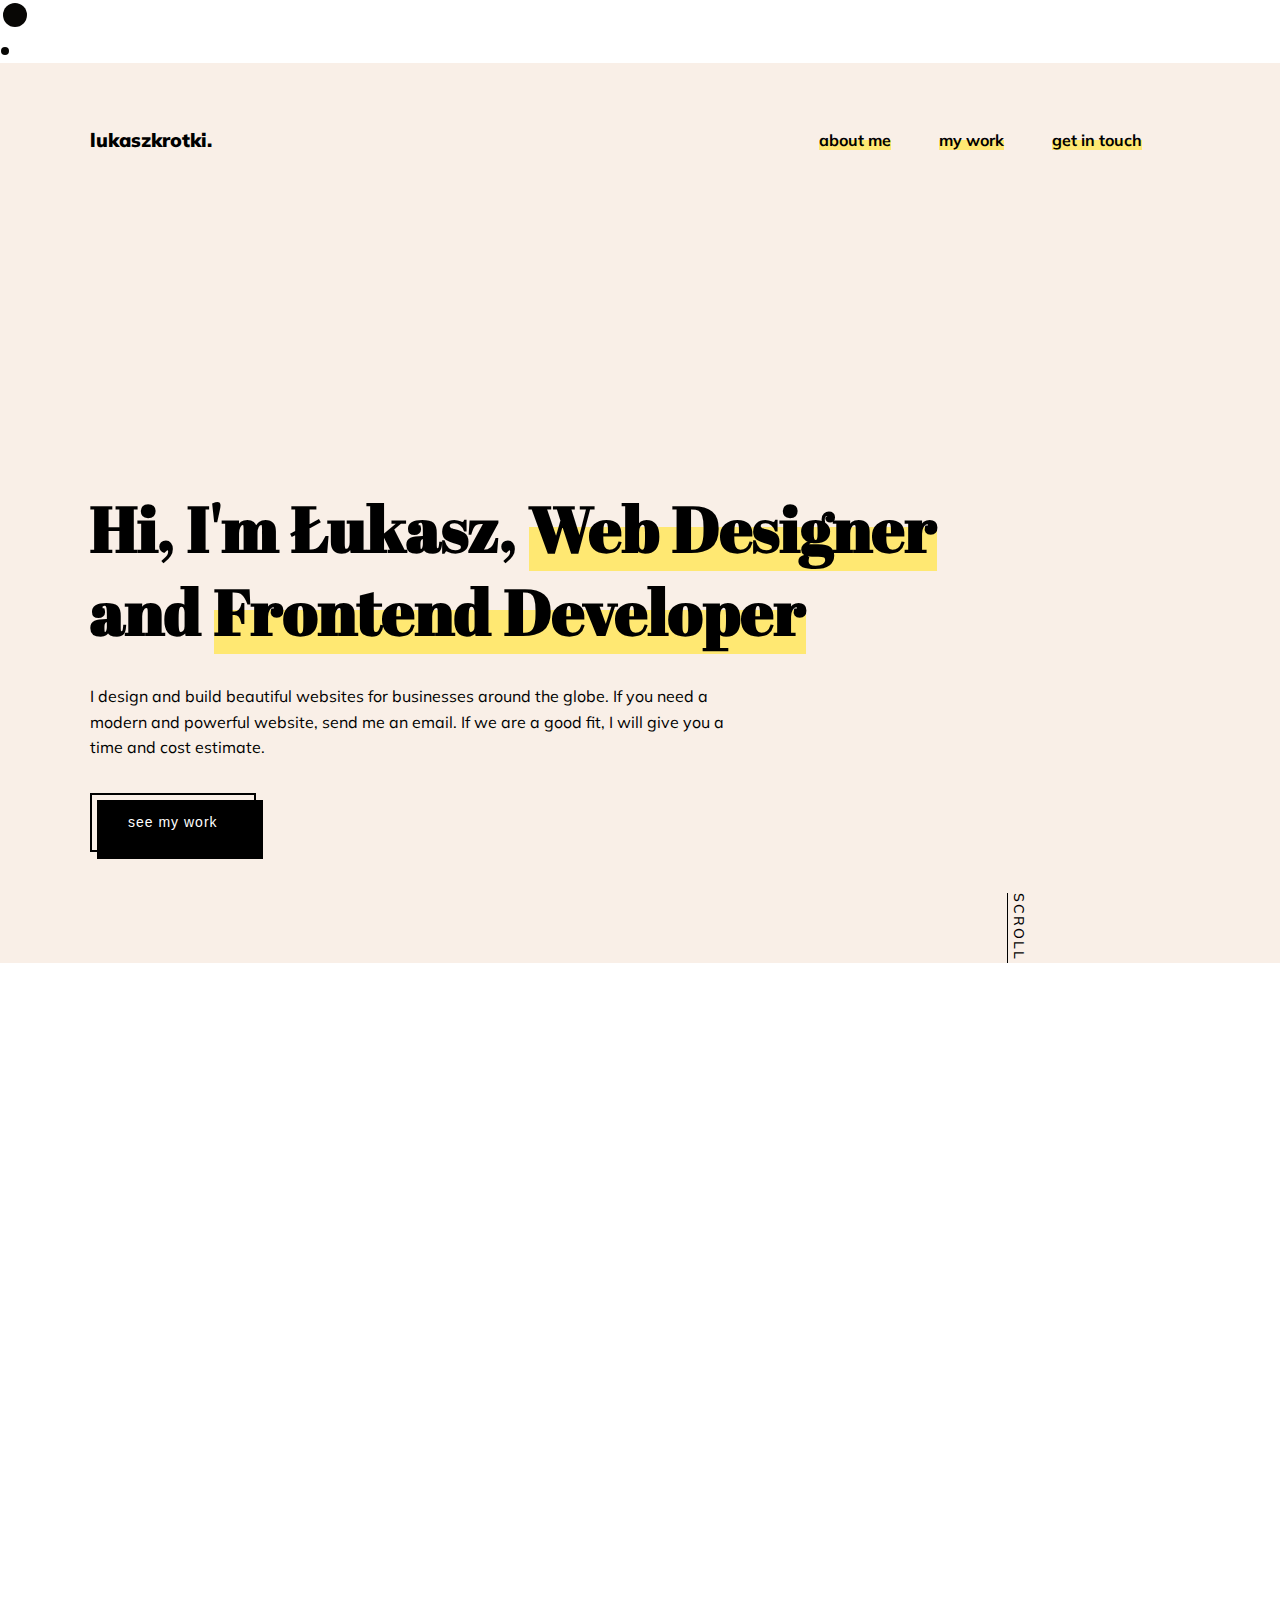
<file: index.html>
<!DOCTYPE html>
<html lang="en">
  <head>
    <meta charset="UTF-8" />
    <meta http-equiv="X-UA-Compatible" content="IE=edge" />
    <meta name="viewport" content="width=device-width, initial-scale=1.0" />
    <title>Document</title>
    <link rel="stylesheet" href="css/style.min.css" />
    <link rel="stylesheet" href="https://unpkg.com/aos@next/dist/aos.css" />
  </head>
  <body>
    <!-- cursor -->
    <div class="cursor">
      <div class="cursor__ball cursor__ball--big">
        <svg height="30" width="30">
          <circle cx="15" cy="15" r="12" stroke-width="0"></circle>
        </svg>
      </div>

      <div class="cursor__ball cursor__ball--small">
        <svg height="10" width="10">
          <circle cx="5" cy="5" r="4" stroke-width="0"></circle>
        </svg>
      </div>
    </div>
    <nav id="navbar">
      <div class="container">
        <div class="navbar">
          <a href="index.html" class="logo">lukaszkrotki.</a>

          <!-- <button class="btn-toggle" id="menu-toggle">
            <div class="line"></div>
            <div class="line"></div>
            <div class="line"></div>
          </button> -->
          <ul class="nav-list">
            <li>
              <a href="about.html" class="nav-link"> <span>about me</span> </a>
            </li>
            <li>
              <a href="rally.html" class="nav-link"> <span>my work</span> </a>
            </li>
            <li>
              <a href="mailto:lukaszkrotki17@gmail.com" class="nav-link">
                <span>get in touch</span>
              </a>
            </li>
          </ul>
        </div>

        <div class="hero">
          <h1 class="h-main">
            Hi, I'm Łukasz, <br class="br" />
            <span>Web Designer</span> <br />
            and <span>Frontend Developer</span>
          </h1>
          <p class="lead">
            I design and build beautiful websites for businesses around the
            globe. If you need a modern and powerful website, send me an email.
            If we are a good fit, I will give you a time and cost estimate.
          </p>

          <a href="rally.html" class="button nav-link d-none">
            <div class="bottom"></div>

            <div class="top">
              <div class="label">see my work</div>

              <div class="button-border button-border-left"></div>
              <div class="button-border button-border-top"></div>
              <div class="button-border button-border-right"></div>
              <div class="button-border button-border-bottom"></div>
            </div>
          </a>

          <div class="scroll">
            <p>scroll</p>
          </div>
        </div>
      </div>
    </nav>

    <section id="section-a" data-aos="fade-up" id="projects">
      <div class="container">
        <div class="grid">
          <div class="column-left">
            <h3>Latest work</h3>
            <h1 class="h-main">Rożek Brokers Group</h1>
            <ul class="categories">
              <li class="tile">Website Design</li>
              <li class="tile">Webiste Development</li>
            </ul>
            <p>
              This is a complete redesign of the old website. I designed the
              page first, then later built a responsive page using FrontEnd
              technogies. Website is also multilingual.
            </p>
            <a href="https://rozek.pl/" target="_blank" class="button nav-link">
              <div class="bottom"></div>

              <div class="top">
                <div class="label">see live website</div>

                <div class="button-border button-border-left"></div>
                <div class="button-border button-border-top"></div>
                <div class="button-border button-border-right"></div>
                <div class="button-border button-border-bottom"></div>
              </div>
            </a>
          </div>
          <div class="column-right">
            <img src="img/rbg.png" alt="" class="project-img" />
          </div>
        </div>
      </div>
    </section>

    <section id="section-a" data-aos="fade-up">
      <div class="container">
        <div class="grid">
          <div class="column-left">
            <h3>Latest work</h3>
            <h1 class="h-main">Imbir i Ryż</h1>
            <ul class="categories">
              <li class="tile">Website Design</li>
              <li class="tile">Concept</li>
            </ul>
            <p>
              Website for restaurant which offer Asian cuisine. Project was
              designed from scratch and then developed. Website is optimisied
              for desktop and also for mobile devices. This website also
              contains CTA for placing order.
            </p>
            <a href="imbir.html" class="button nav-link">
              <div class="bottom"></div>

              <div class="top">
                <div class="label">see this project</div>

                <div class="button-border button-border-left"></div>
                <div class="button-border button-border-top"></div>
                <div class="button-border button-border-right"></div>
                <div class="button-border button-border-bottom"></div>
              </div>
            </a>
          </div>
          <div class="column-right">
            <img src="img/imbirmain.png" alt="" class="project-img" />
          </div>
        </div>
      </div>
    </section>

    <section id="section-a" data-aos="fade-up">
      <div class="container">
        <div class="grid">
          <div class="column-left">
            <h3>Latest work</h3>
            <h1 class="h-main">Rally Insurance</h1>
            <ul class="categories">
              <li class="tile">Website Design</li>
              <li class="tile">Webiste Development</li>
            </ul>
            <p>
              Project of insurance webiste. We created layout and give a special
              character which reflect the dinamics of motor sports. Website is
              fully responsive and easy to navigate through.
            </p>
            <a href="rally.html" class="button nav-link">
              <div class="bottom"></div>

              <div class="top">
                <div class="label">see this project</div>

                <div class="button-border button-border-left"></div>
                <div class="button-border button-border-top"></div>
                <div class="button-border button-border-right"></div>
                <div class="button-border button-border-bottom"></div>
              </div>
            </a>
          </div>
          <div class="column-right">
            <img src="img/rallymain.png" alt="" class="project-img" />
          </div>
        </div>
      </div>
    </section>

    <section id="section-c" data-aos="fade-left">
      <div class="container">
        <div class="grid">
          <div class="column-left">
            <h1 class="h-main">What <span>I do?</span></h1>
          </div>
          <div class="column-right">
            <h4>Design</h4>
            <p>
              I design beautiful and powerful websites for modern businesses.
              Any business today needs a website that wins customers’ trust and
              helps you do your business well. I make sure your website is up to
              that standard.
            </p>
            <br /><br /><br />
            <h4>Development</h4>
            <p>
              I build websites using FrontEnd technologies, where I can create
              responsive, powerful and fully custom websites. Plus, I make sure
              website has an incredibly simple structure for you and your team
              to edit website content quickly and easily.
            </p>
          </div>
        </div>
      </div>
    </section>

    <footer id="section-footer" data-aos="fade-right">
      <div class="container">
        <div class="grid">
          <div class="column-left">
            <h1 class="h-main">Want to <span>work?</span></h1>
          </div>
          <div class="column-right">
            <p>
              If you need a modern and powerful website for your business,
              startup or personally, I am available for work. You can email me
              directly at
              <a class="mail" href="mailto:lukaszkrotki17@gmail.com"
                ><span>lukaszkrotki17@gmail.com</span>
              </a>
            </p>
          </div>
          <p class="rights">&reg All rights reserved - Łukasz Krótki</p>
        </div>
      </div>
    </footer>

    <script src="script.js"></script>
    <script
      src="https://cdnjs.cloudflare.com/ajax/libs/gsap/3.9.1/gsap.min.js"
      integrity="sha512-H6cPm97FAsgIKmlBA4s774vqoN24V5gSQL4yBTDOY2su2DeXZVhQPxFK4P6GPdnZqM9fg1G3cMv5wD7e6cFLZQ=="
      crossorigin="anonymous"
      referrerpolicy="no-referrer"
    ></script>
    <script src="https://unpkg.com/aos@next/dist/aos.js"></script>

    <script>
      $('.nav-link').on('click', function (e) {
        if (this.hash !== '') {
          e.preventDefault()

          const hash = this.hash

          $('html, body').animate(
            {
              scrollTop: $(hash).offset().top - 100,
            },
            800,
            function () {
              window.location.hash = hash
            }
          )
        }
      })
    </script>
    <script>
      AOS.init({
        offset: 100,
        duration: 1000,
      })
    </script>
  </body>
</html>
</file>
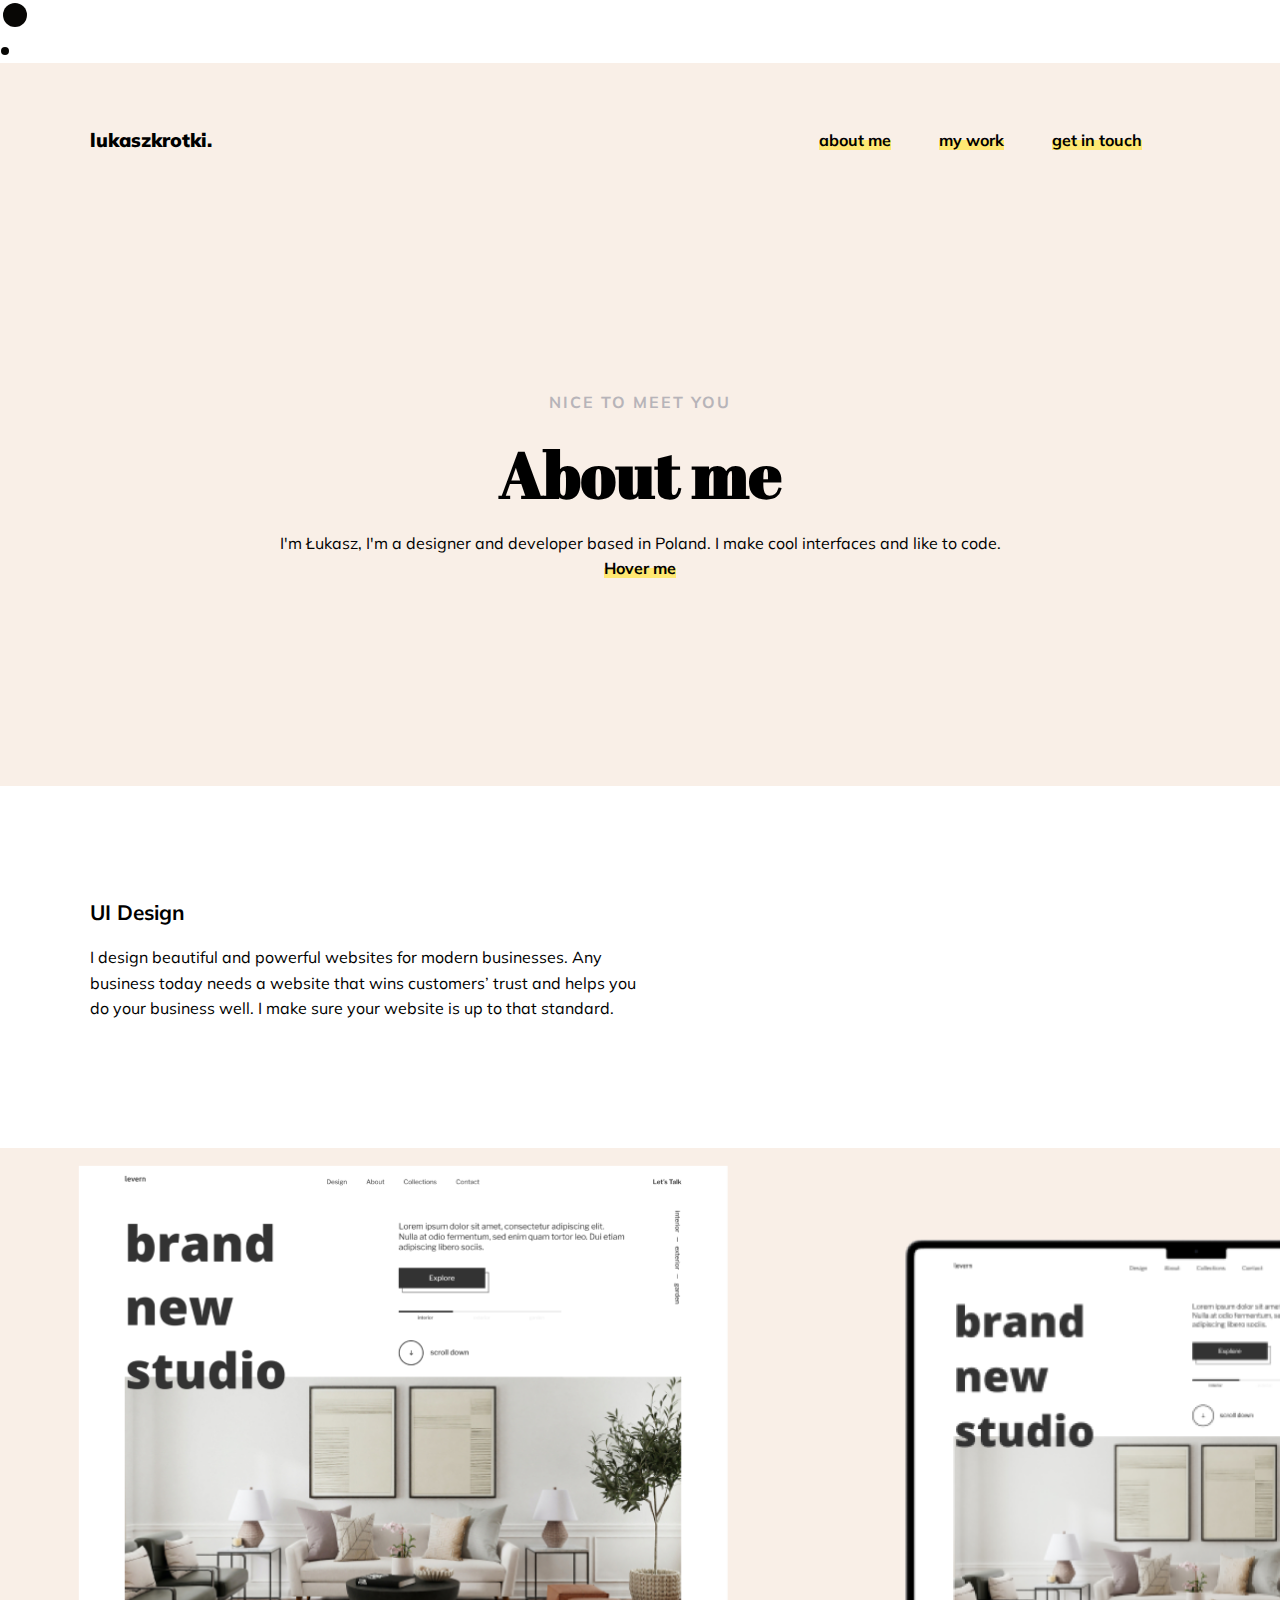
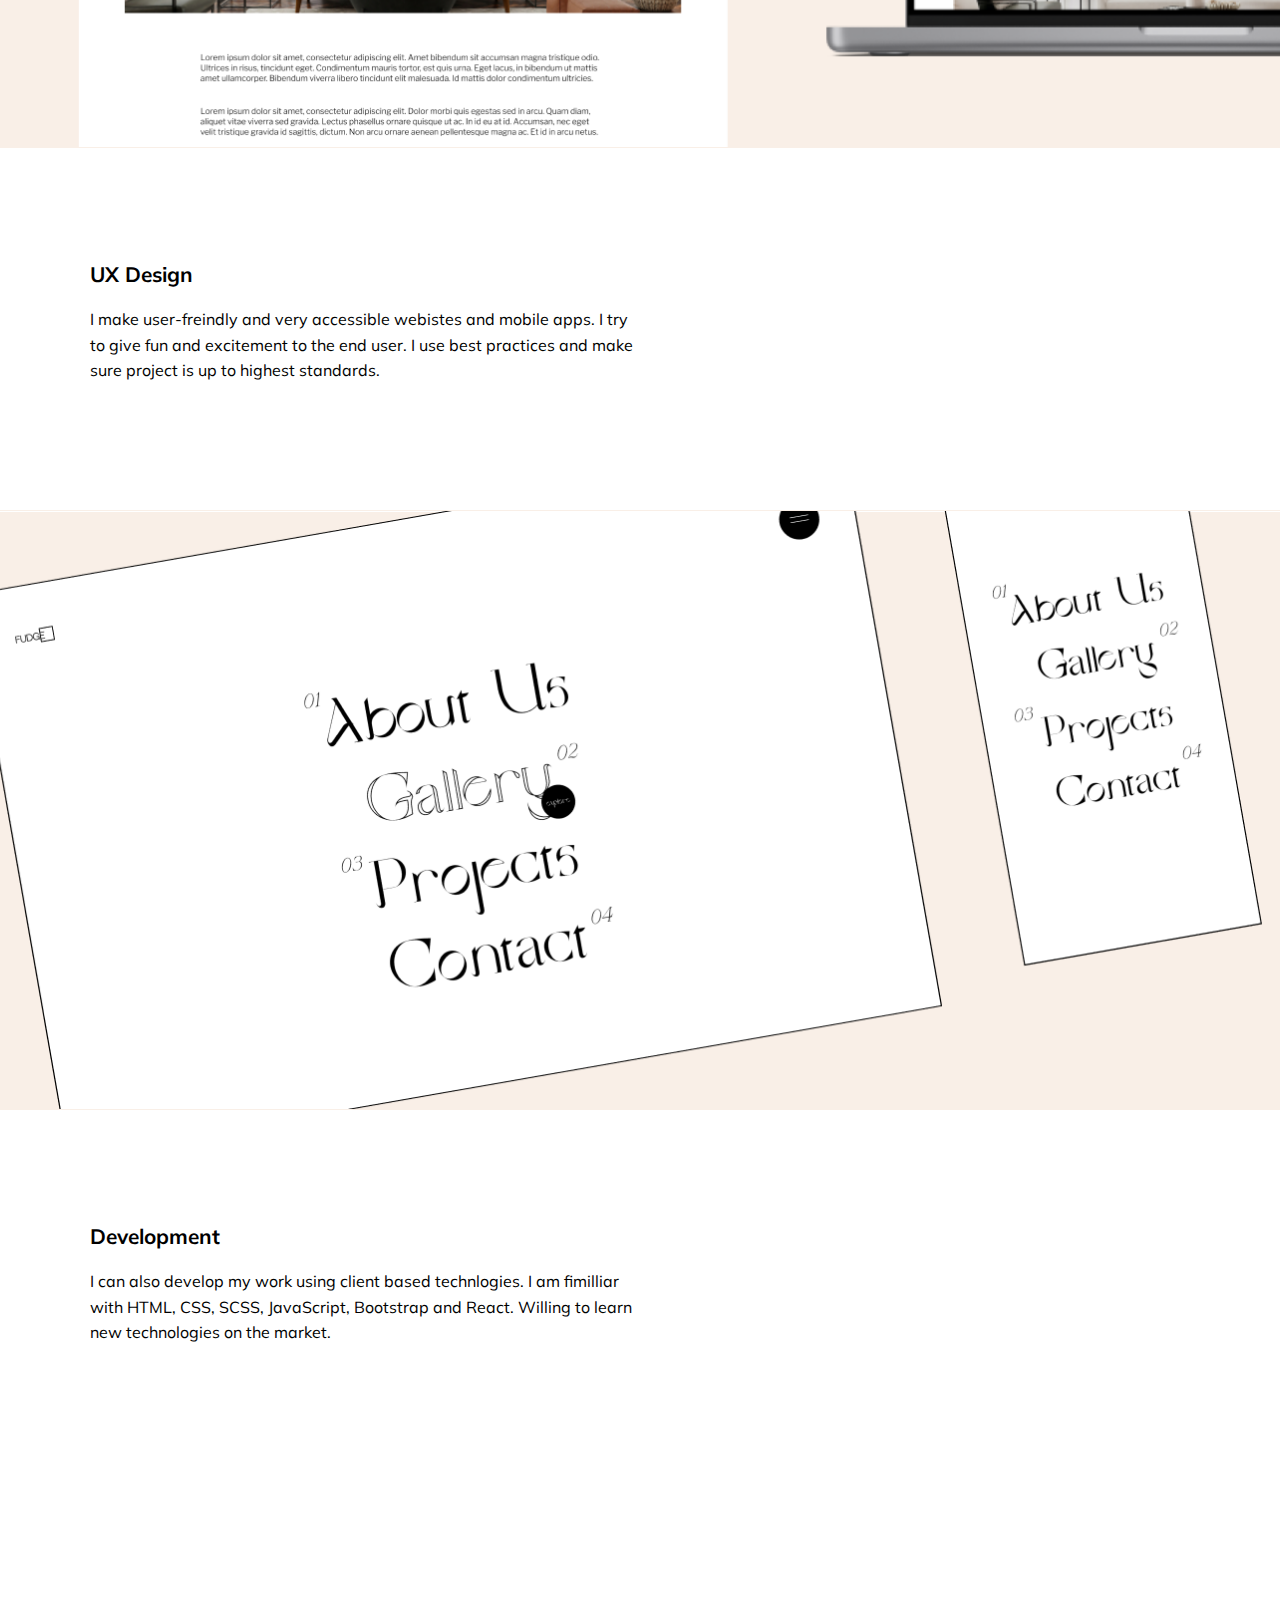
<file: about.html>
<!DOCTYPE html>
<html lang="en">
  <head>
    <meta charset="UTF-8" />
    <meta http-equiv="X-UA-Compatible" content="IE=edge" />
    <meta name="viewport" content="width=device-width, initial-scale=1.0" />
    <title>Łukasz Krótki | Portfolio</title>
    <link rel="stylesheet" href="css/style.min.css" />
    <link rel="stylesheet" href="https://unpkg.com/aos@next/dist/aos.css" />
  </head>
  <body>

    <!-- cursor -->
    <div class="cursor">
        <div class="cursor__ball cursor__ball--big">
          <svg height="30" width="30">
            <circle cx="15" cy="15" r="12" stroke-width="0"></circle>
          </svg>
        </div>
  
        <div class="cursor__ball cursor__ball--small">
          <svg height="10" width="10">
            <circle cx="5" cy="5" r="4" stroke-width="0"></circle>
          </svg>
        </div>
      </div>
    <nav class="navbar">
      <div class="container">
        <div class="navbar">
          <a href="index.html" class="logo">lukaszkrotki.</a>

          <ul class="nav-list">
            <li>
              <a href="#" class="nav-link"> <span>about me</span> </a>
            </li>
            <li>
              <a href="rally.html" class="nav-link"> <span>my work</span> </a>
            </li>
            <li>
                <a href="mailto:lukaszkrotki17@gmail.com" class="nav-link">  <span>get in touch</span> </a>
            </li>
          </ul>
        </div> 
        </div>
      </div>
    </nav>

    <header class="header">
        <h4 class="subtitle ">nice to meet you</h4>
        <h1 class="h-main">About me</h1>
        <p class="text">I'm Łukasz, I'm a designer and developer based in Poland. I make cool interfaces and like to code. </p>
        <div class="center d-none">
            <a href='#' class="visit show">Hover me</a>
            
            <iframe src="https://giphy.com/embed/XreQmk7ETCak0" width="480" height="360" frameBorder="0" class="giphy-embed" allowFullScreen></iframe>
          </div>
      
    </header>

    <section class="casestudy">
        <div class="container">
            <h4>UI Design</h4>
            <p>I design beautiful and powerful websites for modern businesses. Any business today needs a website that wins customers’ trust and helps you do your business well. I make sure your website is up to that standard.</p>
            
        
        </div>
    </section>

    <section class="banner-about">      
    </section>

    <section class="casestudy">
        <div class="container">
            <h4>UX Design</h4>
            <p>I make user-freindly and very accessible webistes and mobile apps. I try to give fun and excitement to the end user. I use best practices and make sure project is up to highest standards.</p>
        </div>
    </section>

   

    <section class="banner-about2">      
    </section>

    <section class="casestudy">
        <div class="container">
            <h4>Development</h4>
            <p>I can also develop my work using client based technlogies. I am fimilliar with HTML, CSS, SCSS, JavaScript, Bootstrap and React.
                Willing to learn new technologies on the market.
            </p>
        </div>
    </section>

   


   
    <footer id="section-footer" data-aos="fade-right">
        <div class="container">
          <div class="grid">
            <div class="column-left">
              <h1 class="h-main">Want to <span>work?</span></h1>
            </div>
            <div class="column-right">
              <p>
                If you need a modern and powerful website for your business, startup or personally, I am available for work. You can email me directly at 
                <a class="mail " href="mailto:lukaszkrotki17@gmail.com"
                  ><span>lukaszkrotki17@gmail.com</span>
                </a>
              </p>
            </div>
            <p class="rights">&reg All rights reserved - Łukasz Krótki</p>
          </div>
        </div>
      </footer>
  
      <script src="script.js"></script>
    <script
      src="https://cdnjs.cloudflare.com/ajax/libs/gsap/3.9.1/gsap.min.js"
      integrity="sha512-H6cPm97FAsgIKmlBA4s774vqoN24V5gSQL4yBTDOY2su2DeXZVhQPxFK4P6GPdnZqM9fg1G3cMv5wD7e6cFLZQ=="
      crossorigin="anonymous"
      referrerpolicy="no-referrer"
    ></script>
    <script src="https://unpkg.com/aos@next/dist/aos.js"></script>
    <script>
      AOS.init({
        offset: 100,
        duration: 1000,
      })
    </script>
  </body>
</html>
</file>
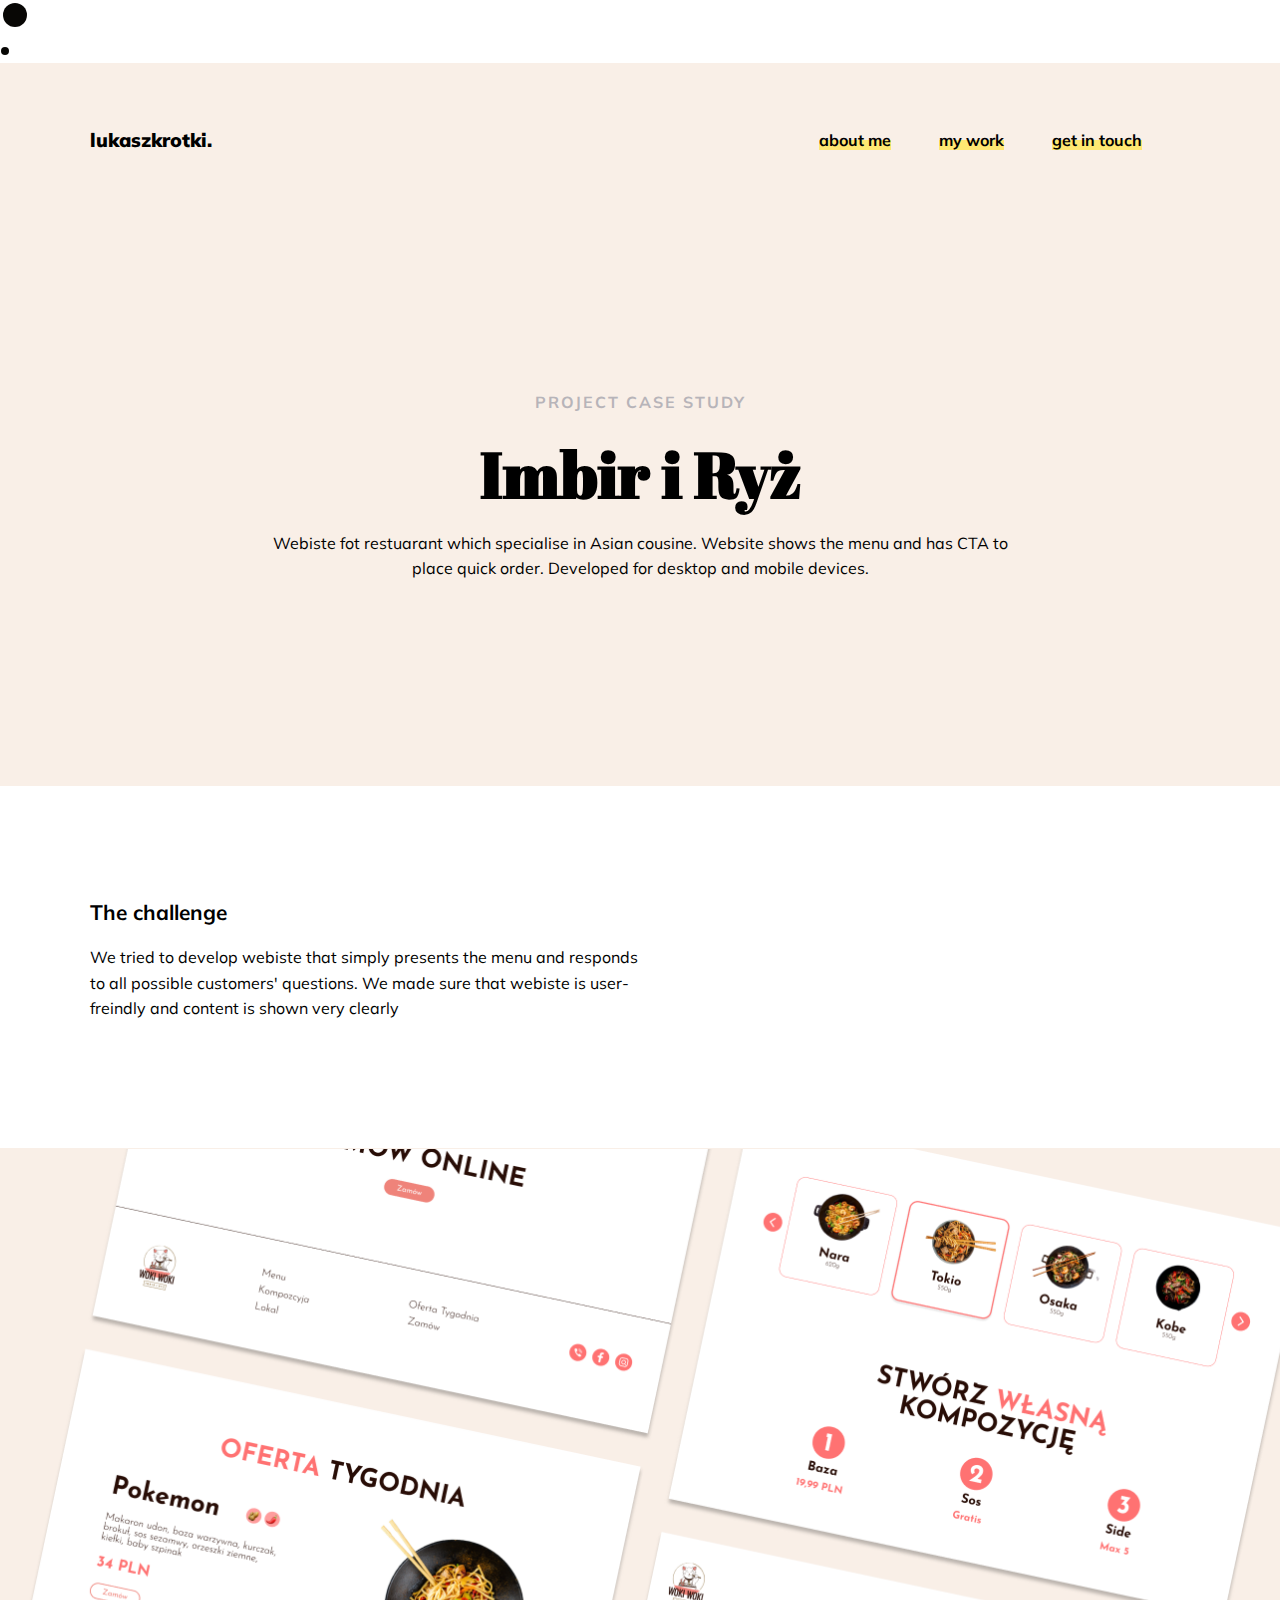
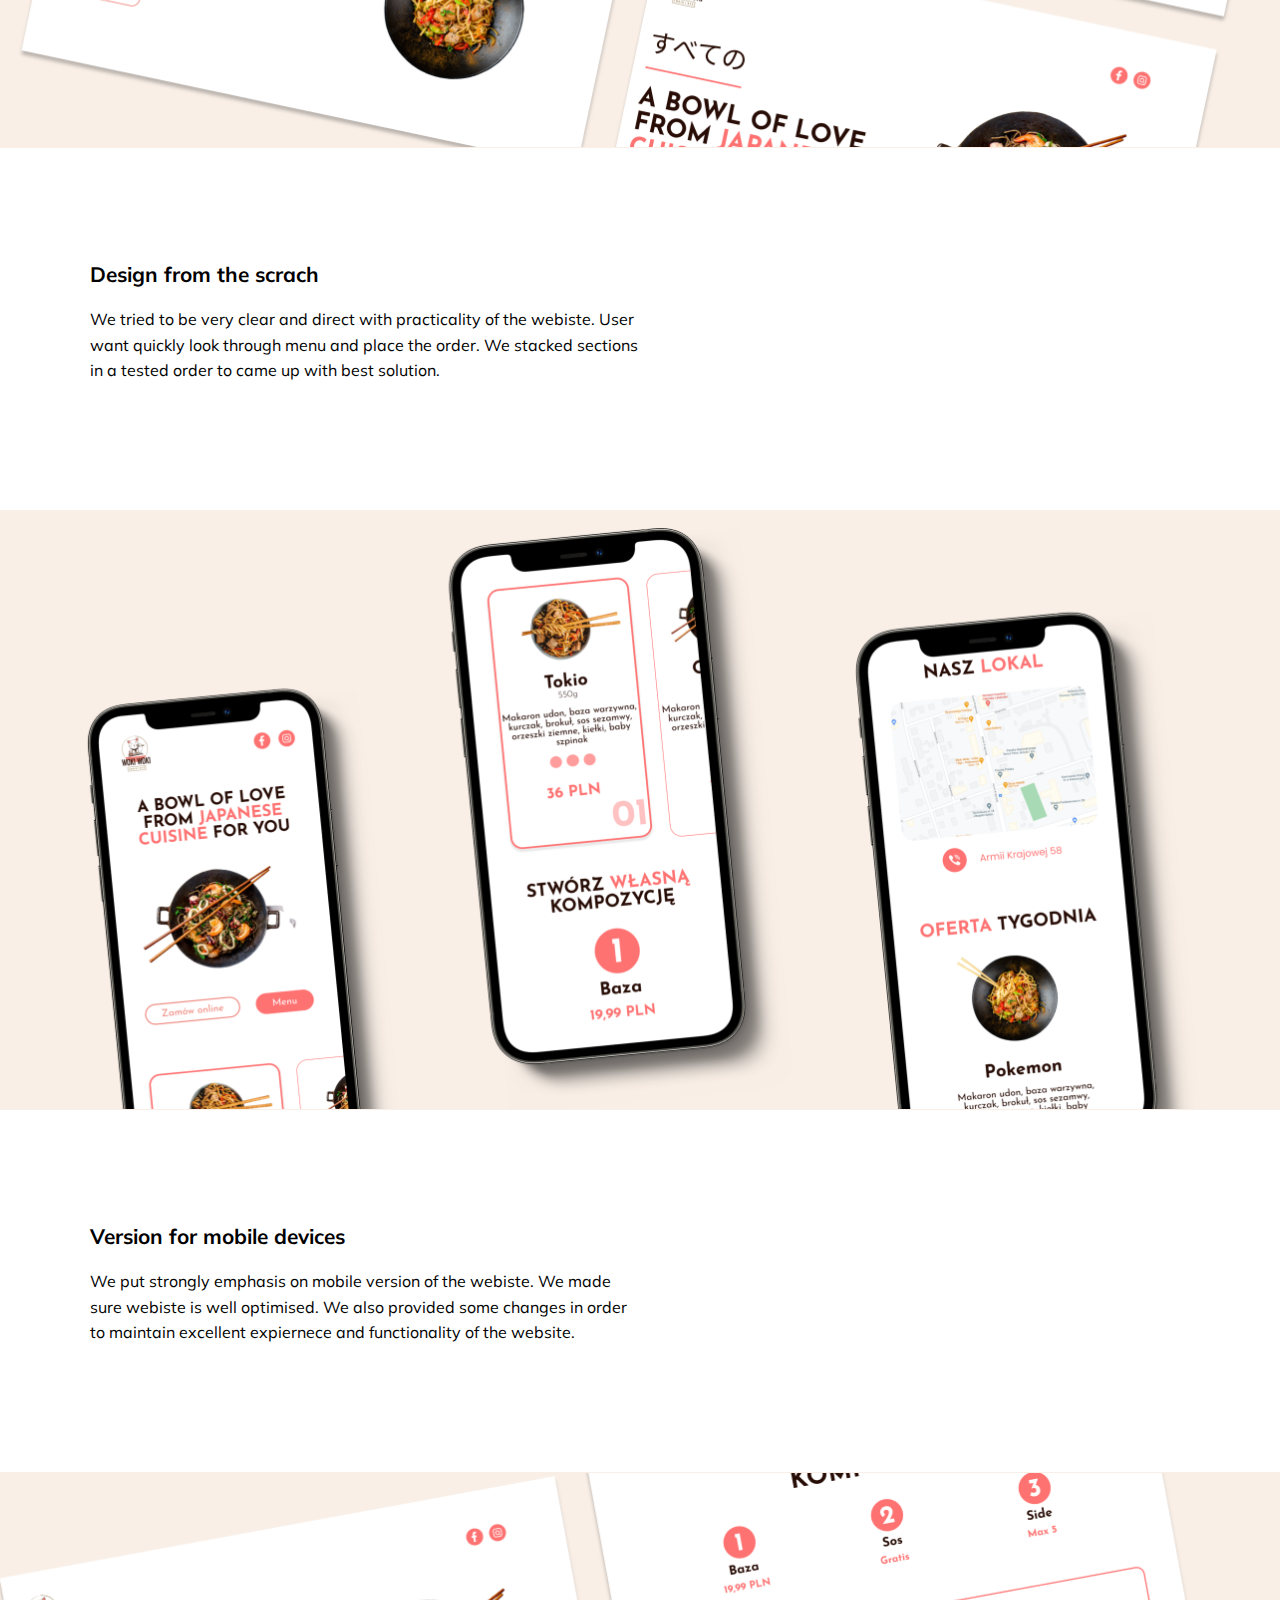
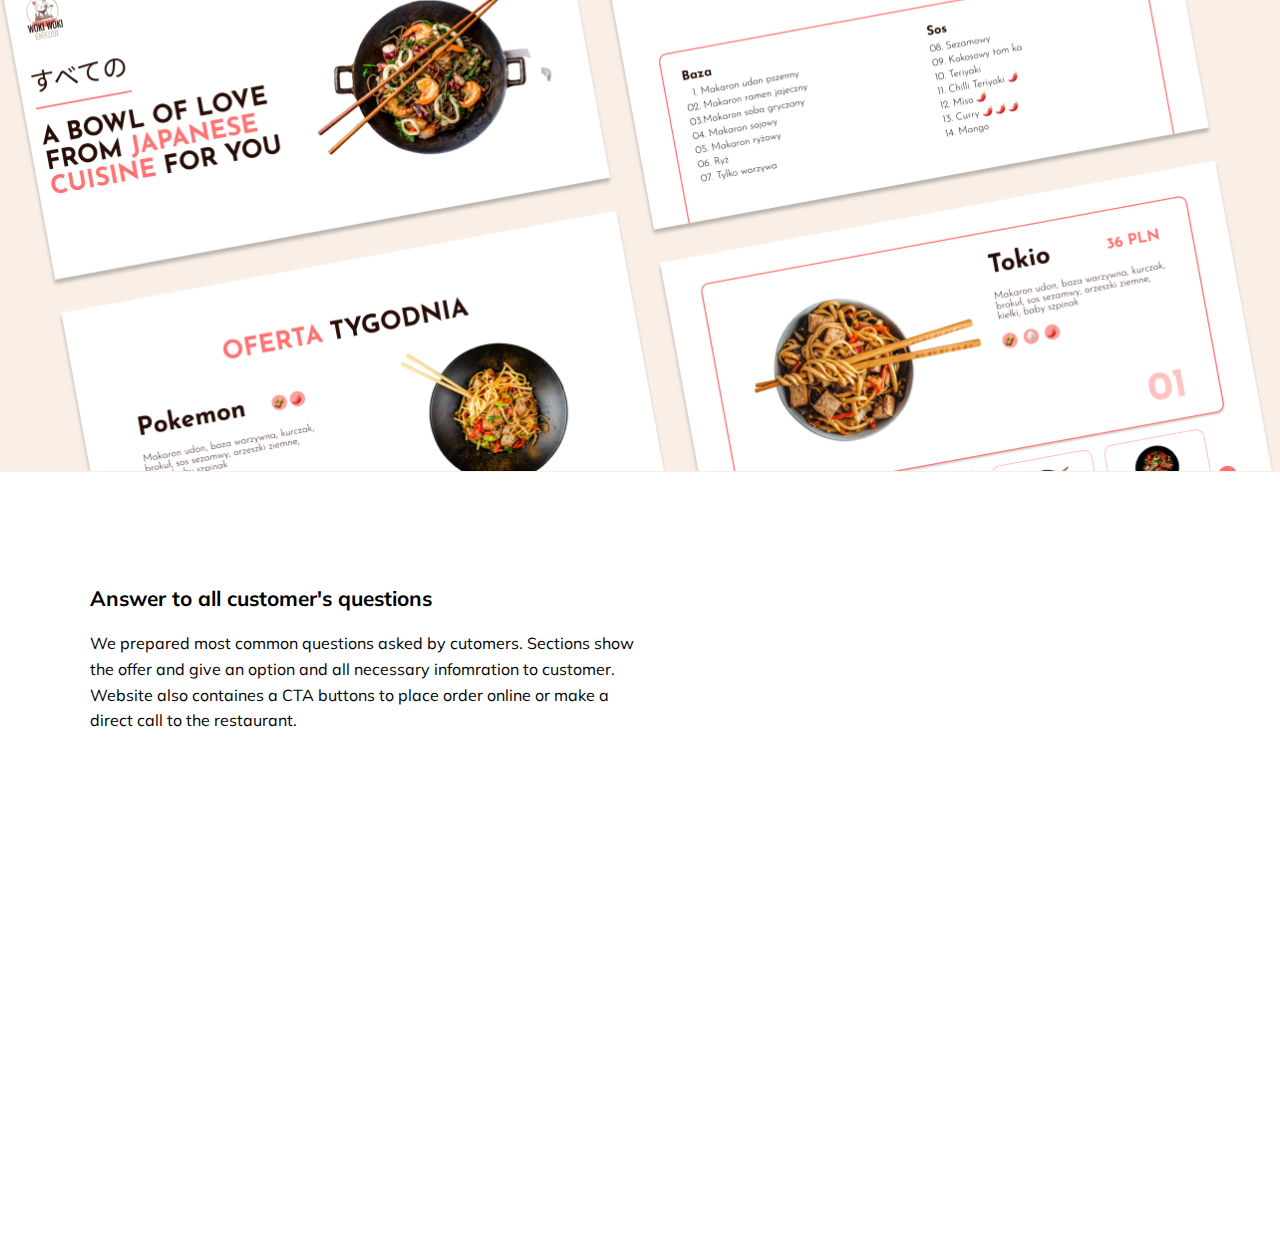
<file: imbir.html>
<!DOCTYPE html>
<html lang="en">
  <head>
    <meta charset="UTF-8" />
    <meta http-equiv="X-UA-Compatible" content="IE=edge" />
    <meta name="viewport" content="width=device-width, initial-scale=1.0" />
    <title>Łukasz Krótki | Portfolio</title>
    <link rel="stylesheet" href="css/style.min.css" />
    <link rel="stylesheet" href="https://unpkg.com/aos@next/dist/aos.css" />
    
  </head>
  <body>
      <!-- cursor -->
    <div class="cursor">
        <div class="cursor__ball cursor__ball--big">
          <svg height="30" width="30">
            <circle cx="15" cy="15" r="12" stroke-width="0"></circle>
          </svg>
        </div>
  
        <div class="cursor__ball cursor__ball--small">
          <svg height="10" width="10">
            <circle cx="5" cy="5" r="4" stroke-width="0"></circle>
          </svg>
        </div>
      </div>
    <nav class="navbar">
      <div class="container">
        <div class="navbar">
          <a href="index.html" class="logo">lukaszkrotki.</a>

          <ul class="nav-list">
            <li>
              <a href="about.html" class="nav-link"> <span>about me</span> </a>
            </li>
            <li>
              <a href="rally.html" class="nav-link"> <span>my work</span> </a>
            </li>
            <li>
                <a href="mailto:lukaszkrotki17@gmail.com" class="nav-link"> <span>get in touch</span> </a>
            </li>
          </ul>
        </div> 
        </div>
      </div>
    </nav>

    <header class="header">
        <h4 class="subtitle">Project Case Study</h4>
        <h1 class="h-main">Imbir i Ryż</h1>
        <p class="text">Webiste fot restuarant which specialise in Asian cousine. Website shows the menu and has CTA to place quick order. Developed for desktop and mobile devices.  </p>
        <!-- <a href="#" target="_blank" class="livepage">Visit live site</a> -->
    </header>

    <section class="casestudy">
        <div class="container">
            <h4>The challenge</h4>
            <p>We tried to develop webiste that simply presents the menu and  responds to all possible customers' questions. We made sure that webiste is user-freindly and content is shown very clearly</p>
        </div>
    </section>

    <section class="banner-imbir">      
    </section>

    <section class="casestudy">
        <div class="container">
            <h4>Design from the scrach</h4>
            <p>We tried to be very clear and direct with practicality of the webiste. User want quickly look through menu and place the order. We stacked sections in a tested order to came up with best solution.</p>
        </div>
    </section>

   

    <section class="banner-imbir">      
    </section>

    <section class="casestudy">
        <div class="container">
            <h4>Version for mobile devices</h4>
            <p>We put strongly emphasis on mobile version of the webiste. We made sure webiste is well optimised. We also provided some changes in order to maintain excellent expiernece and functionality of the website. </p>
        </div>
    </section>


    <section class="banner-imbir">      
    </section>

    <section class="casestudy">
        <div class="container">
            <h4>Answer to all customer's questions</h4>
            <p>We prepared most common questions asked by cutomers. Sections show the offer and give an option and all necessary infomration to customer. Website also containes a CTA buttons to place order online or make a direct call to the restaurant.</p>
        </div>
    </section>

    <footer id="section-footer" data-aos="fade-right">
        <div class="container">
          <div class="grid">
            <div class="column-left">
              <h1 class="h-main">Want to <span>work?</span></h1>
            </div>
            <div class="column-right">
              <p>
               If you need a modern and powerful website for your business, startup or personally, I am available for work. You can email me directly at 
                <a class="mail" href="mailto:lukaszkrotki17@gmail.com"
                  ><span>lukaszkrotki17@gmail.com</span>
                </a>
              </p>
            </div>
            <p class="rights">&reg All rights reserved - Łukasz Krótki</p>
          </div>
        </div>
      </footer>
  
      <script src="script.js"></script>
    <script
      src="https://cdnjs.cloudflare.com/ajax/libs/gsap/3.9.1/gsap.min.js"
      integrity="sha512-H6cPm97FAsgIKmlBA4s774vqoN24V5gSQL4yBTDOY2su2DeXZVhQPxFK4P6GPdnZqM9fg1G3cMv5wD7e6cFLZQ=="
      crossorigin="anonymous"
      referrerpolicy="no-referrer"
    ></script>
   
    <script src="https://unpkg.com/aos@next/dist/aos.js"></script>
    <script>
      AOS.init({
        offset: 100,
        duration: 1000,
      })
    </script>
  </body>
</html>
</file>
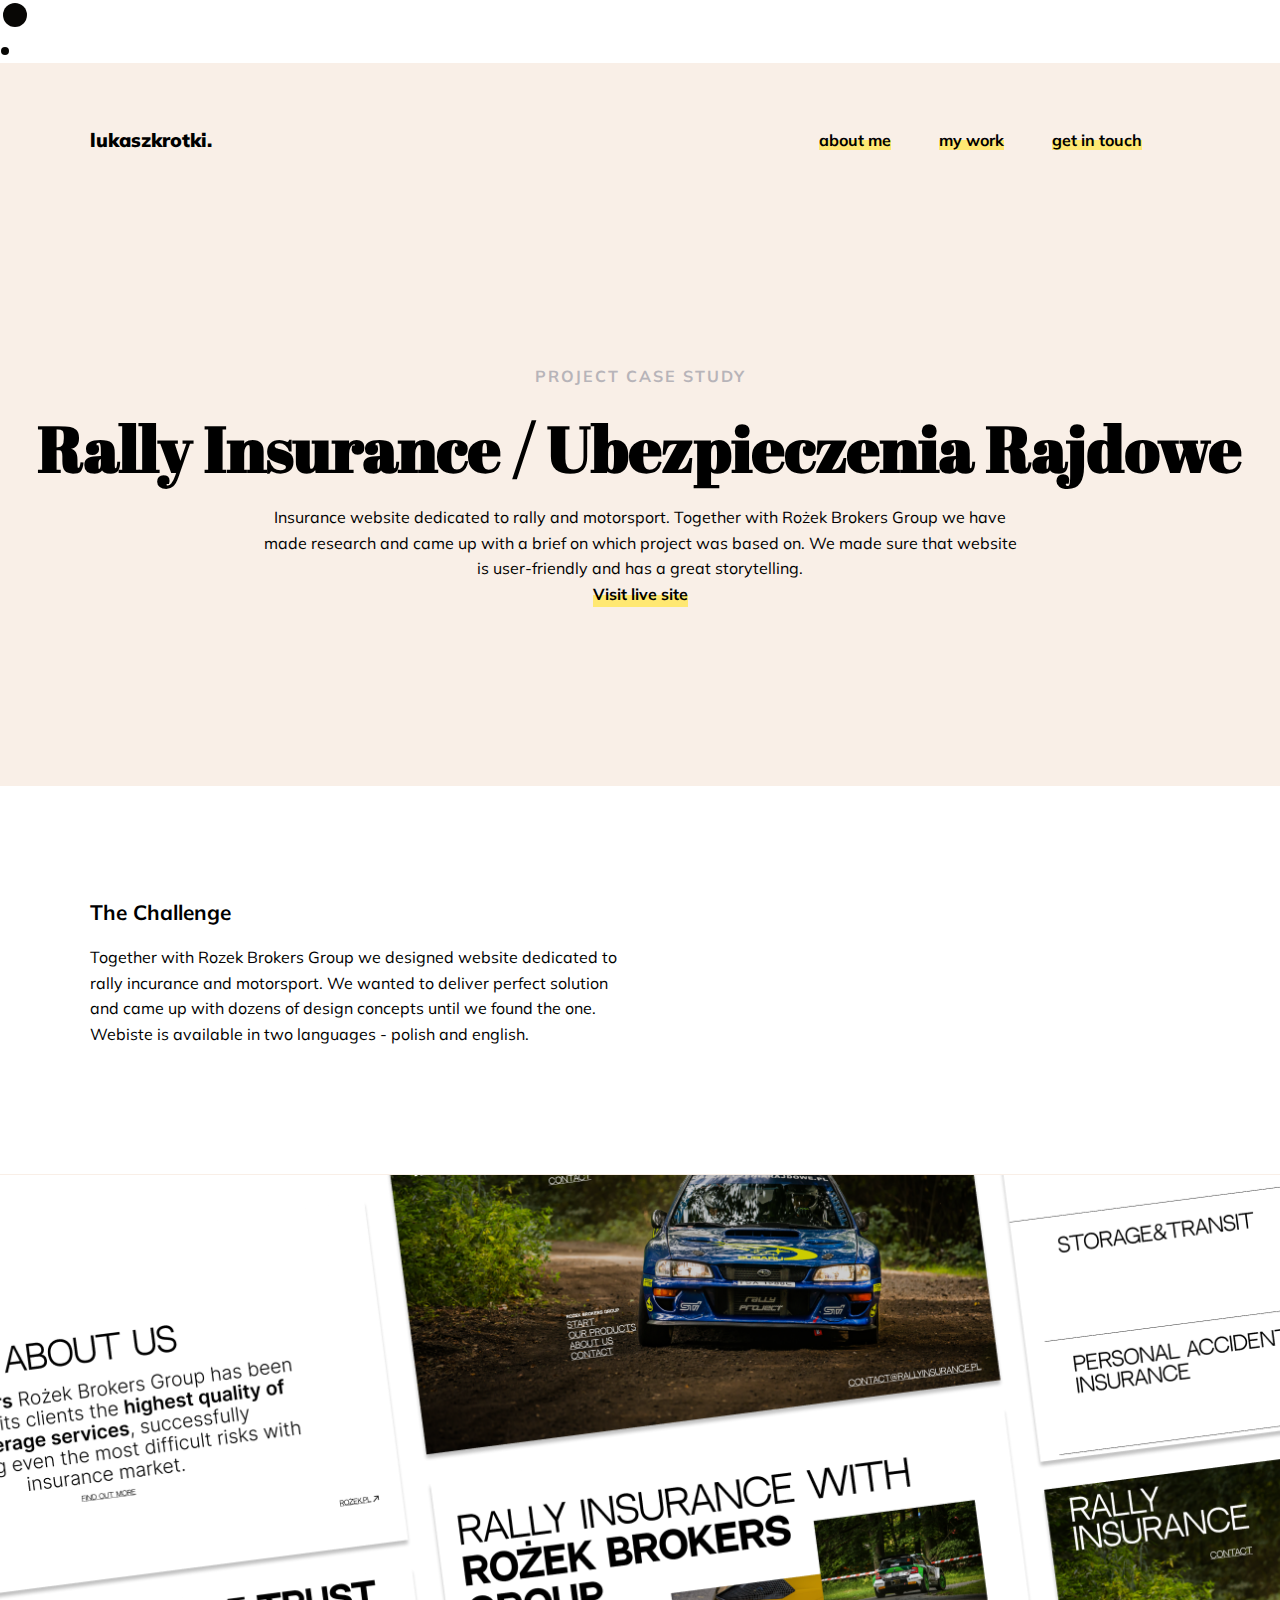
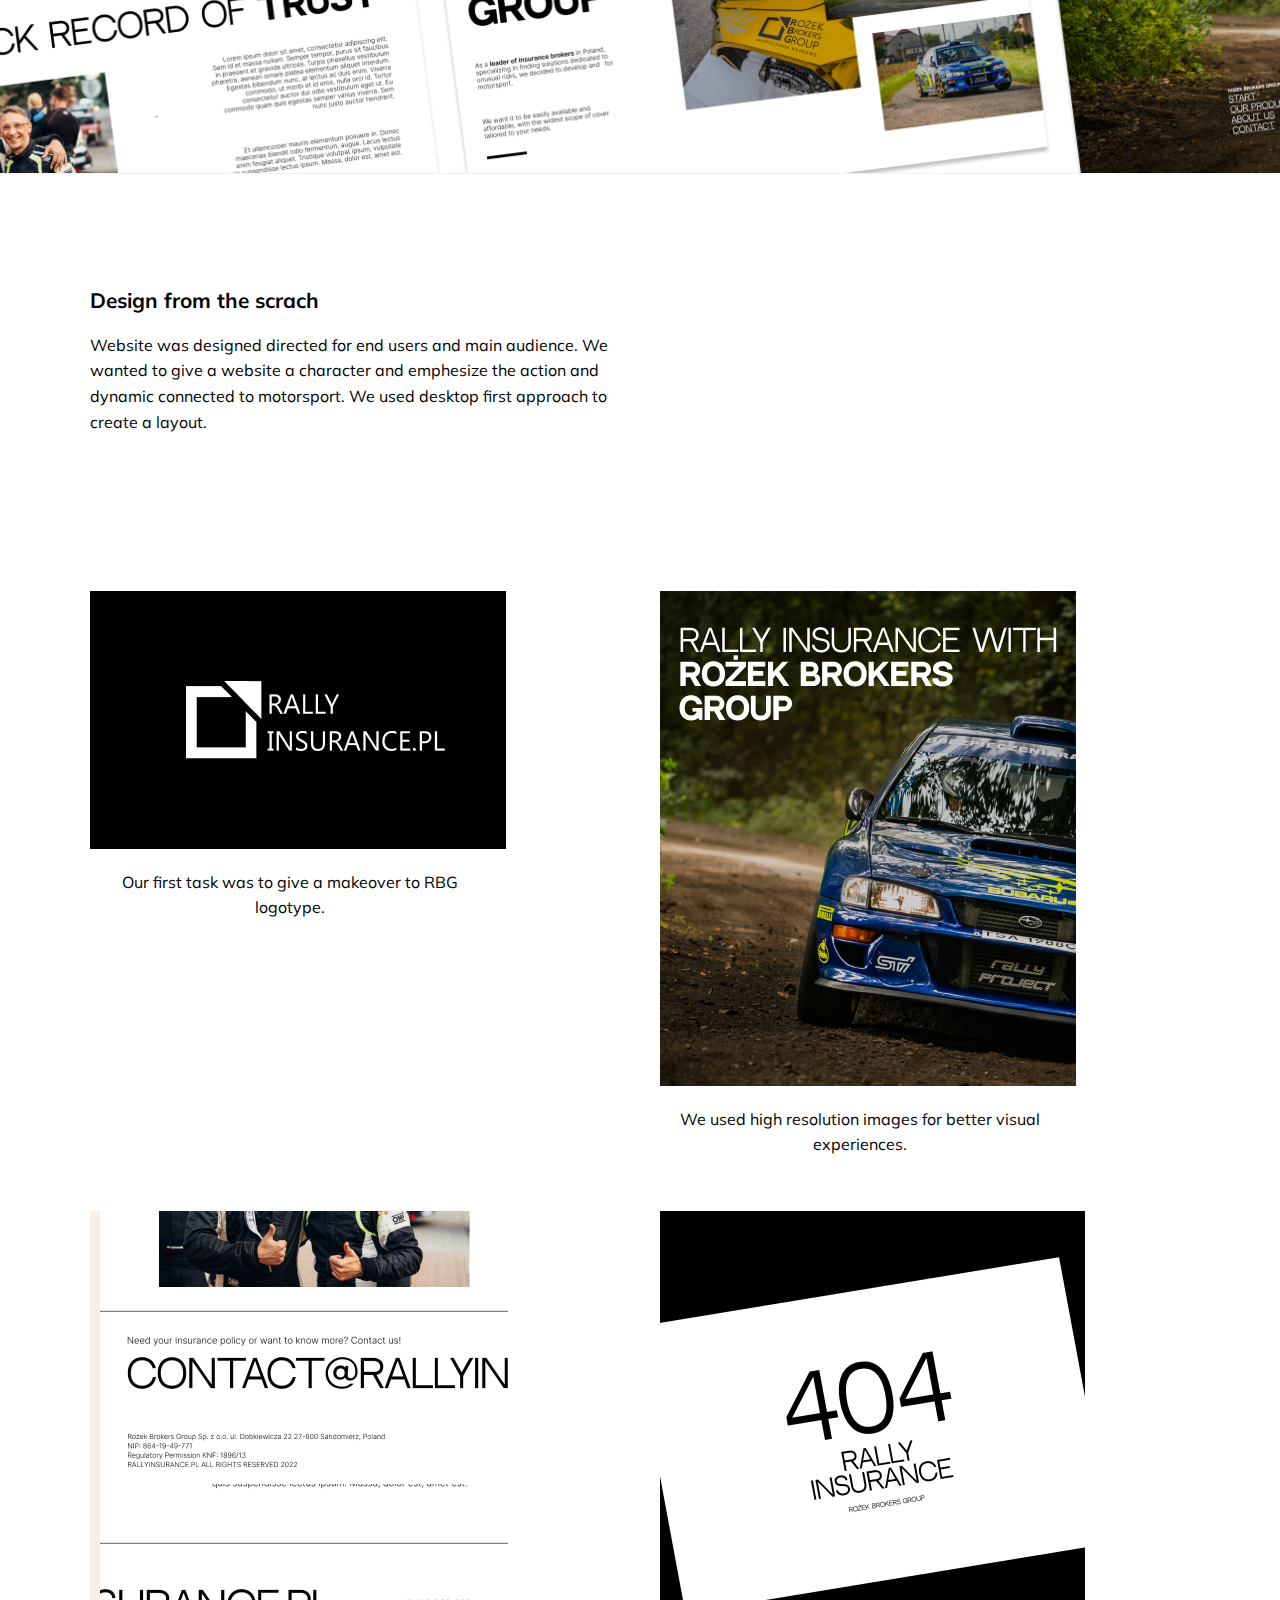
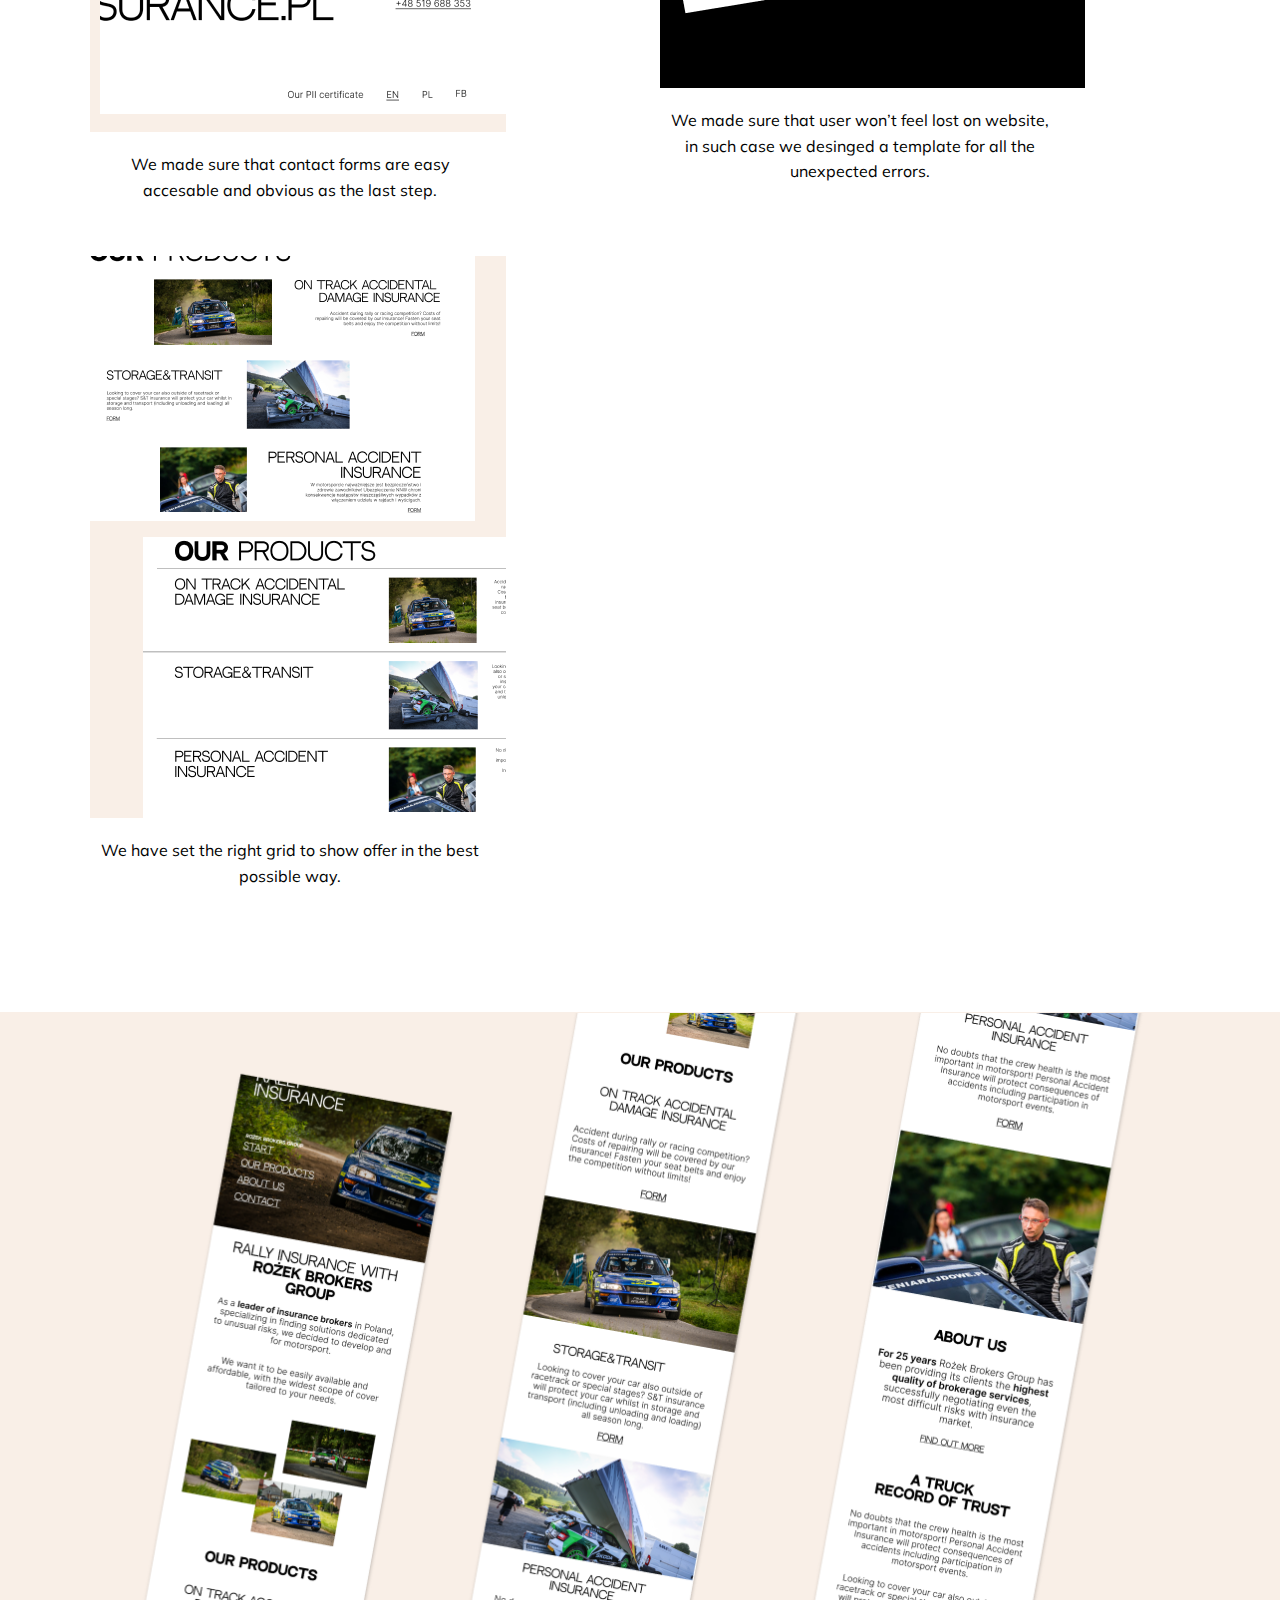
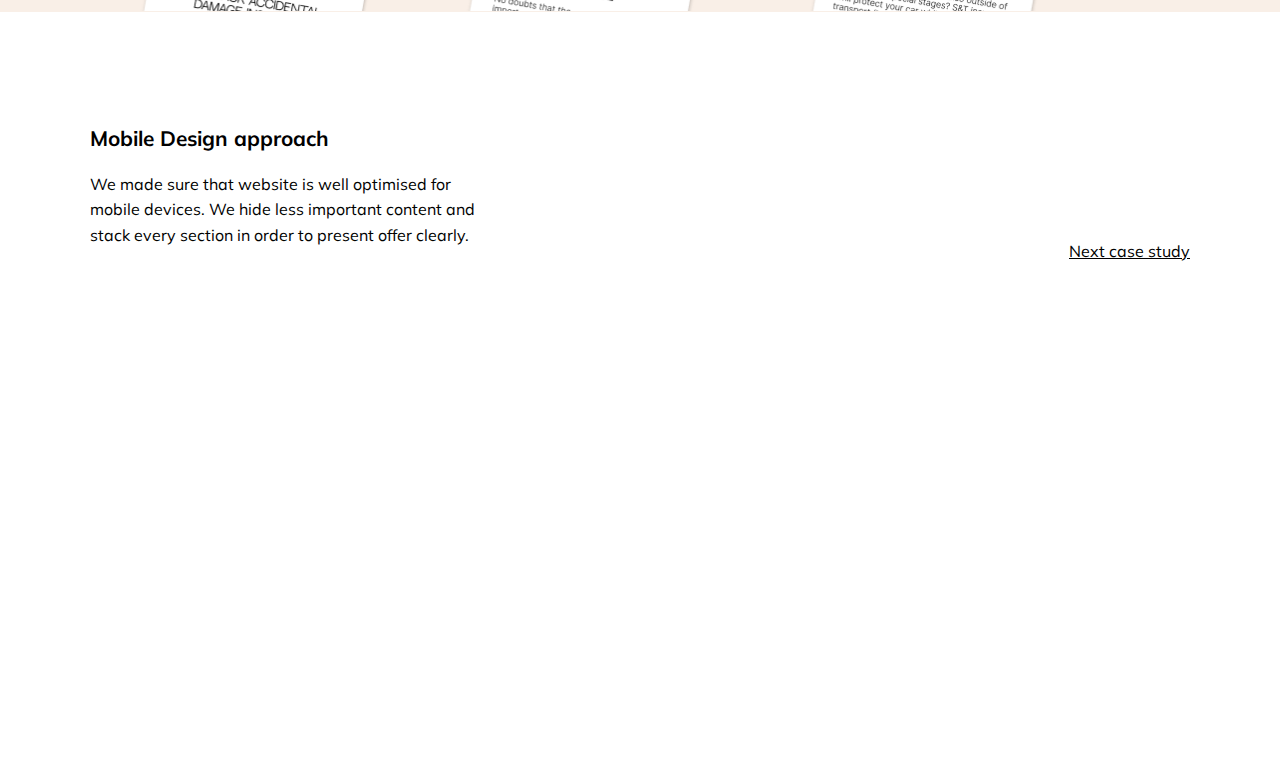
<file: rally.html>
<!DOCTYPE html>
<html lang="en">
  <head>
    <meta charset="UTF-8" />
    <meta http-equiv="X-UA-Compatible" content="IE=edge" />
    <meta name="viewport" content="width=device-width, initial-scale=1.0" />
    <title>Łukasz Krótki | Portfolio</title>
    <link rel="stylesheet" href="css/style.min.css" />
    <link rel="stylesheet" href="https://unpkg.com/aos@next/dist/aos.css" />
  </head>
  <body>
    <div class="cursor">
        <div class="cursor__ball cursor__ball--big ">
          <svg height="30" width="30">
            <circle cx="15" cy="15" r="12" stroke-width="0"></circle>
          </svg>
        </div>
        
        <div class="cursor__ball cursor__ball--small">
          <svg height="10" width="10">
            <circle cx="5" cy="5" r="4" stroke-width="0"></circle>
          </svg>
        </div>
      </div>
   


    <nav class="navbar">
       
      <div class="container">
        <div class="navbar">
          <a href="index.html" class="logo">lukaszkrotki.</a>

          <ul class="nav-list">
            <li>
              <a href="about.html" class="nav-link"> <span>about me</span> </a>
            </li>
            <li>
              <a href="imbir.html" class="nav-link"> <span>my work</span> </a>
            </li>
            <li>
              <a href="mailto:lukaszkrotki17@gmail.com" class="nav-link"> <span>get in touch</span> </a>
            </li>
          </ul>
        </div> 
        </div>
      </div>
    </nav>

    <header class="header">
        <h4 class="subtitle">Project Case Study</h4>
        <h1 class="h-main">Rally Insurance /  <br class="br">Ubezpieczenia Rajdowe</h1>
        <p class="text">Insurance website dedicated to rally and motorsport. Together with Rożek Brokers Group we have made research and came up with a brief on which project was based on. We made sure that website is user-friendly and has a great storytelling.</p>
        <a href="https://rallyinsurance.pl/" target="_blank" class="livepage">Visit live site</a>
    </header>

    <section class="casestudy">
        <div class="container">
            <h4>The Challenge</h4>
            <p>Together with Rozek Brokers Group we designed website dedicated to rally incurance and motorsport. We wanted to deliver perfect solution and came up with dozens of design concepts until we found the one. Webiste is available in two languages - polish and english. </p>
        </div>
    </section>

    <section class="banner">      
    </section>

    <section class="casestudy">
        <div class="container">
            <h4>Design from the scrach</h4>
            <p>Website was designed directed for end users and main audience. We wanted to give a website a character and emphesize the action and dynamic connected to motorsport. We used desktop first approach to create a layout.</p>
        </div>
    </section>

    <section class="img-grid">
        <div class="container">
            <div class="grid">
                <div class="box">
                    <img src="img/box1r.png" alt="logo">
                    <p>Our first task was to give a makeover to RBG logotype.</p>
                </div>
                <div class="box">
                    <img src="img/box2r.png" alt="">
                    <p>We used high resolution images for better visual experiences.</p>
                </div>
                <div class="box">
                    <img src="img/box3r.png" alt="">
                    <p>We made sure that contact forms are easy accesable and obvious as the last step.</p>
                </div>
                <div class="box">
                    <img src="img/box4r.png" alt="">
                    <p>We made sure that user won’t feel lost on website, in such case we desinged a template for all the unexpected errors.</p>
                </div>
                <div class="box">
                    <img src="img/box5r.png" alt="">
                    <p>We have set the right grid to show offer in the best possible way.</p>
                </div>
            </div>
        </div>
    </section>

    <section class="banner">      
    </section>

    <section class="casestudy">
        <div class="container">
            <div class="grid">
                <div class="left">

                    <h4>Mobile Design approach</h4>
                    <p>We made sure that website is well optimised for mobile devices. We hide less important content and stack every section in order to present offer clearly.</p>
                </div>
                <div class="right">
                    <a href="imbir.html" class="next ">Next case study</a>
                </div>
            </div>
           
        </div>
    </section>

    <footer id="section-footer" data-aos="fade-right">
        <div class="container">
          <div class="grid">
            <div class="column-left">
              <h1 class="h-main">Want to <span>work?</span></h1>
            </div>
            <div class="column-right">
              <p>
                If you need a modern and powerful website for your business, startup or personally, I am available for work. You can email me directly at 
                <a class="mail" href="mailto:lukaszkrotki17@gmail.com"
                  ><span>lukaszkrotki17@gmail.com</span>
                </a>
              </p>
            </div>
            <p class="rights">&reg All rights reserved - Łukasz Krótki</p>
          </div>
        </div>
      </footer>
      <script src="script.js"></script>
      <script src="https://cdnjs.cloudflare.com/ajax/libs/gsap/3.9.1/gsap.min.js" integrity="sha512-H6cPm97FAsgIKmlBA4s774vqoN24V5gSQL4yBTDOY2su2DeXZVhQPxFK4P6GPdnZqM9fg1G3cMv5wD7e6cFLZQ==" crossorigin="anonymous" referrerpolicy="no-referrer"></script>
      <script src="https://unpkg.com/aos@next/dist/aos.js"></script>
      <script>
        AOS.init({
          offset: 100,
          duration: 1000,
        })
      </script>

  </body>
</html>
</file>
<file: css/style.min.css>
@import url("https://fonts.googleapis.com/css2?family=Abril+Fatface&family=Mulish:wght@200;400;500;700;900&display=swap");*{box-sizing:border-box;padding:0;margin:0}*:hover{cursor:none}body{line-height:1.6;font-family:"Mulish",sans-serif;font-size:1rem;overflow-x:hidden;color:#000;cursor:none;scroll-behavior:smooth !important;background:#fff;position:relative}.container{max-width:1200px;margin:auto;padding:30px 50px}.cursor{pointer-events:none;padding:0;margin:0}.cursor__ball{position:relative;mix-blend-mode:difference;z-index:1000;padding-top:0}.cursor__ball circle{fill:#f7f8fa}ul{list-style:none}span{background:linear-gradient(to bottom, transparent 50%, #ffe872 50%)}.h-main{font-size:4rem;font-family:"Abril Fatface",cursive;line-height:1.3}a{text-decoration:none;color:#000}#navbar{background-color:#f9efe7;height:100vh;position:relative}#navbar .navbar{display:flex;justify-content:space-between;align-items:center;margin-top:2rem}#navbar .nav-list{display:flex}#navbar .nav-list .nav-link{padding-right:3rem;font-weight:700;transition:0.2s ease-in}#navbar .nav-list .nav-link:hover{letter-spacing:2px}#navbar .logo{font-size:1.2rem;font-weight:900}.hero{margin-top:30%}.hero .lead{width:60%;padding:2rem 0}.button{display:inline-block;text-decoration:none;position:relative}.button .bottom{position:absolute;left:7px;top:7px;width:100%;height:100%;background-color:#000;display:block;transition:all 0.15s ease-out}.button .top{position:relative;left:0;top:0;width:100%;height:100%;padding:20px 36px 20px 36px;border:2px solid #000}.button-dark .top{border:2px solid #000}.button .top .label{font-family:sans-serif;font-weight:400;color:#fff;font-size:14px;line-height:110%;text-align:center;letter-spacing:1px;transition:all 0.15s ease-out}.button-dark .top .label{color:#fff}.button:hover .bottom{left:0;top:0;background-color:#000}.button:hover .top .label{color:#fff}.button-border{position:absolute;background-color:#000;transition:all 0.25s ease-out}.button:hover .top .button-border-left,.button:hover .top .button-border-right{height:calc(100% + 2px)}.button:hover .top .button-border-top,.button:hover .top .button-border-bottom{width:calc(100% + 2px)}.button-border-left{left:-2px;bottom:-2px;width:2px;height:0}.button-border-top{left:-2px;top:-2px;width:0;height:2px}.button-border-right{right:-2px;top:-2px;width:2px;height:0}.button-border-bottom{right:-2px;bottom:-2px;width:0;height:2px}.scroll{position:absolute;bottom:0;right:250px;letter-spacing:2px;font-size:14px;text-transform:uppercase;border-left:1px solid #000;width:auto;height:70px;font-weight:500;text-orientation:sideways;writing-mode:vertical-rl}.grid{display:grid;grid-template-columns:1fr 1fr;justify-content:center;align-content:center;gap:2.5rem}section{margin:5rem 0}.column-left h3{color:#b7b4b9;text-transform:uppercase;letter-spacing:4px;font-size:1rem}.column-left .h-main{font-size:4rem;font-family:"Abril Fatface",cursive;line-height:1.3}.column-left .categories{display:flex;margin:1rem 0}.column-left .categories .tile{background:#f9efe7;padding-right:3rem}.column-left p{margin:1rem 0}.project-img{width:100%}#section-c .column-right h4{font-size:1.4rem;margin:1rem 0}footer{background:#f9efe7;height:400px;position:relative}footer .rights{position:absolute;bottom:20px;color:#b7b4b9}footer .mail{font-weight:700}.navbar{background-color:#f9efe7;position:relative}.navbar .navbar{display:flex;justify-content:space-between;align-items:center;margin-top:2rem}.navbar .nav-list{display:flex}.navbar .nav-list .nav-link{padding-right:3rem;font-weight:700;transition:0.2s ease-in}.navbar .nav-list .nav-link:hover{letter-spacing:2px}.navbar .logo{font-size:1.2rem;font-weight:900}.visit{background:linear-gradient(to bottom, transparent 50%, #ffe872 50%);font-weight:700}.header{background:#f9efe7;height:600px;display:flex;flex-direction:column;justify-content:center;align-items:center}.header .subtitle{text-transform:uppercase;color:#b7b4b9;letter-spacing:2px}.header h1{padding:1rem 0}.header p{text-align:center;width:760px}.header .livepage{background:linear-gradient(to bottom, transparent 50%, #ffe872 50%);font-weight:700}.casestudy h4{font-size:1.3rem}.casestudy p{width:50%;padding:1rem 0}.banner{background:url("../img/rally2.png") no-repeat center center/cover;height:600px;border-top:1px solid #f9efe7;border-bottom:1px solid #f9efe7}.img-grid{position:relative}.img-grid .grid{display:grid;grid-template-columns:1fr 1fr}.img-grid .grid .box p{width:400px;padding:0.8rem 0.5rem;text-align:center}.banner:nth-of-type(2){background:url("../img/rally1.png") no-repeat center center/cover;height:600px;border-top:1px solid #f9efe7;border-bottom:1px solid #f9efe7}.banner-imbir{background:url("../img/imbir1.png") no-repeat center center/cover;height:600px;border-top:1px solid #f9efe7;border-bottom:1px solid #f9efe7}.banner-imbir:nth-of-type(2){background:url("../img/imbir2.png") no-repeat center center/cover;height:600px;border-top:1px solid #f9efe7;border-bottom:1px solid #f9efe7}.banner-imbir:nth-of-type(4){background:url("../img/imbir3.png") no-repeat center center/cover;height:600px;border-top:1px solid #f9efe7;border-bottom:1px solid #f9efe7}.banner-about{background:url("../img/about1.png") no-repeat center center/cover;height:600px;border-top:1px solid #f9efe7;border-bottom:1px solid #f9efe7}.banner-about2{background:url("../img/about2.png") no-repeat center center/cover;height:600px;border-top:1px solid #f9efe7;border-bottom:1px solid #f9efe7}.boxlink{background:#fff;font-family:'Space Mono', monospace;font-weight:400;font-size:24px;color:#2f2f2f;border-style:solid;border-width:1px;text-decoration:none;padding-left:10px;padding-right:10px;padding-bottom:5px}.boxlink:hover{background-color:#2f2f2f;text-decoration:none;color:#ffffff;padding-left:10px;padding-right:10px}iframe{display:none;height:auto;position:absolute;right:0;top:10%}.show:hover ~ iframe{display:block;z-index:100}.casestudy .grid{align-items:flex-end}.casestudy .grid .left{width:150%}.casestudy .grid .right{text-align:right}.casestudy .grid .right a{text-decoration:underline;transition:0.2s ease-in}.casestudy .grid .right a:hover{background:#ffe872}.br{display:none}@media (max-width: 820px){.h-main{font-size:4rem}.br{display:block}#section-a .grid{grid-template-columns:1fr}.cursor{display:none}.d-none{display:none}.header .text{padding:0 3rem}.header .h-main{text-align:center}.img-grid .grid{grid-template-columns:1fr;width:100%;padding:0 9rem}.img-grid .grid .box{padding:0;justify-content:center;align-items:center}}@media (max-width: 414px){body{text-align:center}.h-main{font-size:2.5rem;width:100%}.hero .lead{width:100%;padding:2rem 0}.scroll{display:none}section{margin:2rem 0}#section-a .h-main{font-size:2rem}#section-a .tile{display:none}.header .text{padding:0 15rem}#section-c .grid{grid-template-columns:1fr}#section-c .h-main{font-size:2rem}#section-footer .grid{grid-template-columns:1fr}#section-footer .h-main{font-size:2rem}.btn-toggle{display:flex;position:absolute;top:50px;right:30px}div.navbar .nav-list{display:inline-block !important;padding:0}div.navbar .nav-link{padding:0 !important}div.navbar li{text-align:right;padding:0}div.navbar a{padding:0}div.navbar li:last-child{display:none}.banner-about,.banner, .banner-about2,.banner-imbir,.banner-imbir:nth-of-type(2),.banner-imbir:nth-of-type(4){height:200px}.casestudy p{padding:1rem 0;width:100%}.casestudy .grid{grid-template-columns:1fr;justify-content:center;align-items:center;padding:0}.casestudy .grid .left{width:100%}.casestudy .grid .right{text-align:center}}
</file>
